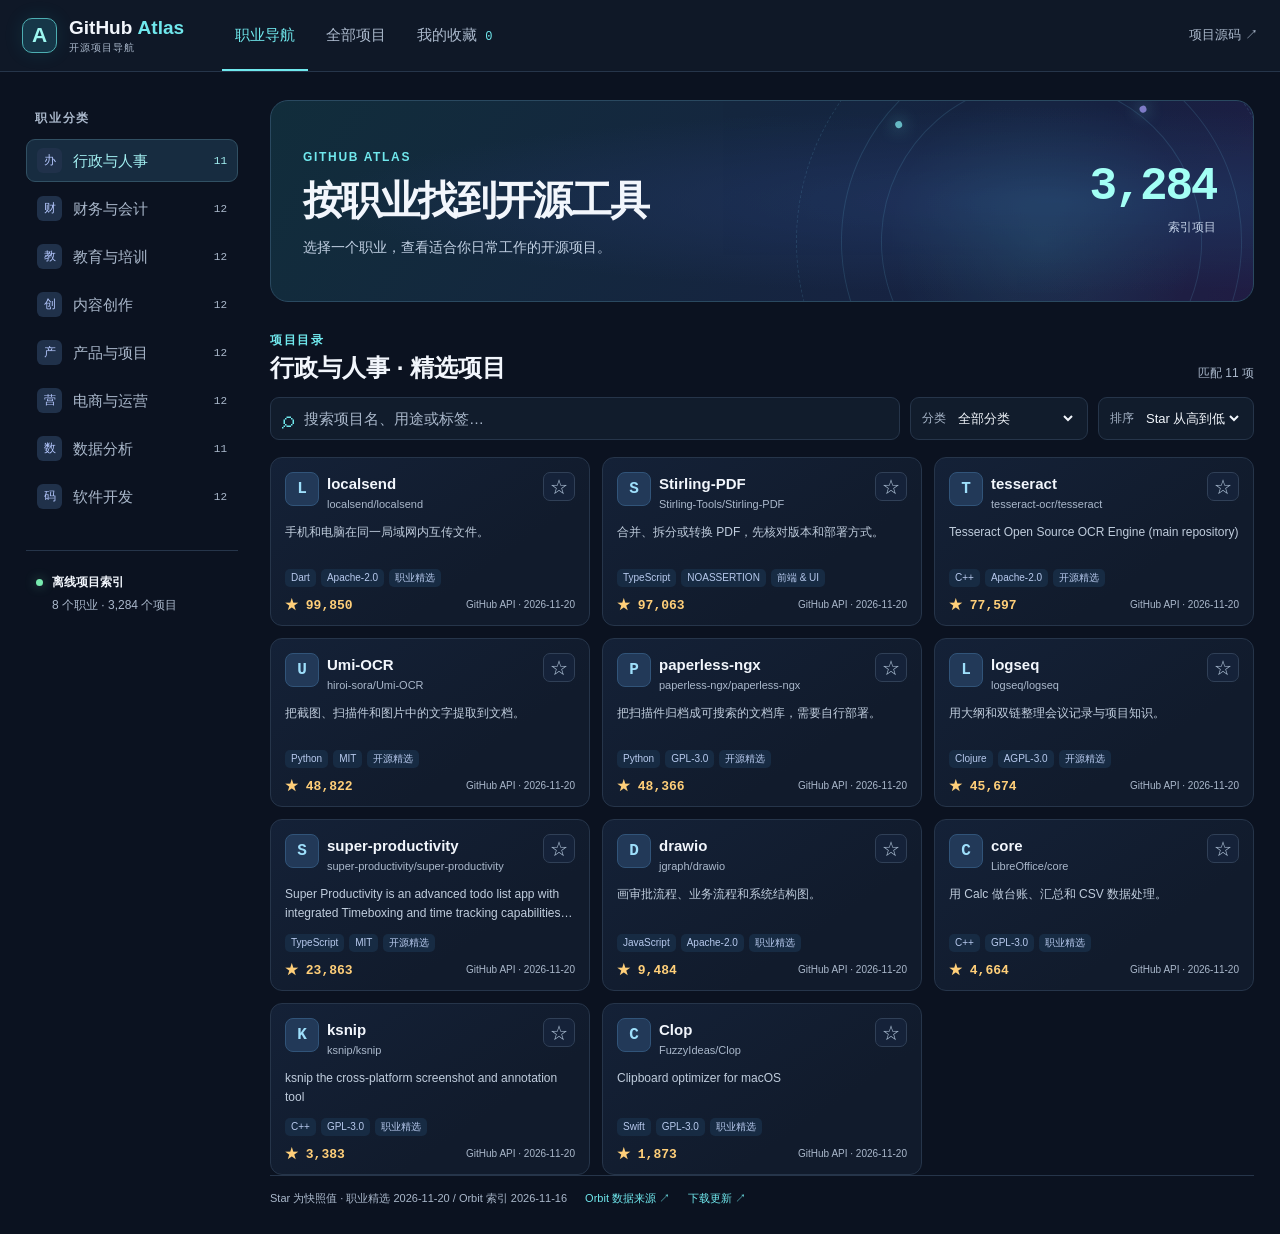
<file: app/index.html>
<!DOCTYPE html>
<html lang="zh-CN">
<head>
  <meta charset="utf-8">
  <meta name="viewport" content="width=device-width, initial-scale=1">
  <meta http-equiv="Content-Security-Policy" content="default-src 'self'; script-src 'self'; style-src 'self'; img-src 'self' data:; object-src 'none'; base-uri 'none'; form-action 'none'">
  <meta name="theme-color" content="#0c1422">
  <meta name="description" content="按职业发现 GitHub 项目，按 Star 排序，离线浏览与本机收藏。">
  <title>GitHub Atlas · 开源项目导航</title>
  <link rel="stylesheet" href="style.css">
  <script defer src="catalog.js"></script>
  <script defer src="main.js"></script>
</head>
<body>
  <a class="skip" href="#projects">跳到项目列表</a>
  <header class="top">
    <a class="brand" href="./index.html"><span class="brand-icon" aria-hidden="true">A</span><span>GitHub <b>Atlas</b><small>开源项目导航</small></span></a>
    <nav id="sections" aria-label="浏览方式">
      <button type="button" data-view="roles" aria-pressed="true">职业导航</button>
      <button type="button" data-view="all" aria-pressed="false">全部项目</button>
      <button type="button" data-view="saved" aria-pressed="false">我的收藏 <span id="saved-count">0</span></button>
    </nav>
    <a class="source-link" href="https://github.com/chenmingyu12345/github-Atlas" target="_blank" rel="noopener noreferrer">项目源码 ↗</a>
  </header>
  <div class="shell">
    <aside>
      <p class="aside-label">职业分类</p>
      <div id="role-list" aria-label="选择职业"></div>
      <div class="aside-note"><span aria-hidden="true"></span><div><b>离线项目索引</b><p id="aside-count"></p></div></div>
    </aside>
    <main>
      <section class="hero" aria-labelledby="hero-title">
        <div class="orbit" aria-hidden="true"><i></i><i></i><i></i><em></em><em></em><em></em></div>
        <div class="hero-text">
          <span class="eyebrow">GITHUB ATLAS</span>
          <h1 id="hero-title">按职业找到开源工具</h1>
          <p id="hero-detail">选择一个职业，查看适合你日常工作的开源项目。</p>
        </div>
        <div class="hero-stat"><strong id="hero-total">—</strong><span id="hero-total-label">索引项目</span></div>
      </section>
      <section id="projects" class="results" aria-labelledby="list-title">
        <div class="section-heading">
          <div><p class="eyebrow">项目目录</p><h2 id="list-title">精选推荐</h2></div>
          <span id="result-count" role="status" aria-live="polite"></span>
        </div>
        <div class="controls">
          <label class="search"><span aria-hidden="true">⌕</span><input id="search" type="search" aria-label="搜索项目" placeholder="搜索项目名、用途或标签…"></label>
          <label class="field"><span>分类</span><select id="category" aria-label="按分类筛选"><option value="">全部分类</option></select></label>
          <label class="field"><span>排序</span><select id="sort" aria-label="项目排序"><option value="stars">Star 从高到低</option><option value="updated">最近更新</option><option value="name">名称 A–Z</option></select></label>
        </div>
        <div class="grid" id="results"></div>
        <div id="empty" class="empty" hidden></div>
        <div class="pagination" id="pagination"><button id="prev" type="button">← 上一页</button><span id="page-count"></span><button id="next" type="button">下一页 →</button></div>
      </section>
      <footer>
        <span id="snapshot">数据为发布时的快照。</span>
        <a href="https://github.com/DaiYiqq/orbit-github-nav" target="_blank" rel="noopener noreferrer">Orbit 数据来源 ↗</a>
        <a href="https://github.com/chenmingyu12345/github-Atlas/releases" target="_blank" rel="noopener noreferrer">下载更新 ↗</a>
      </footer>
    </main>
  </div>
</body>
</html>
</file>
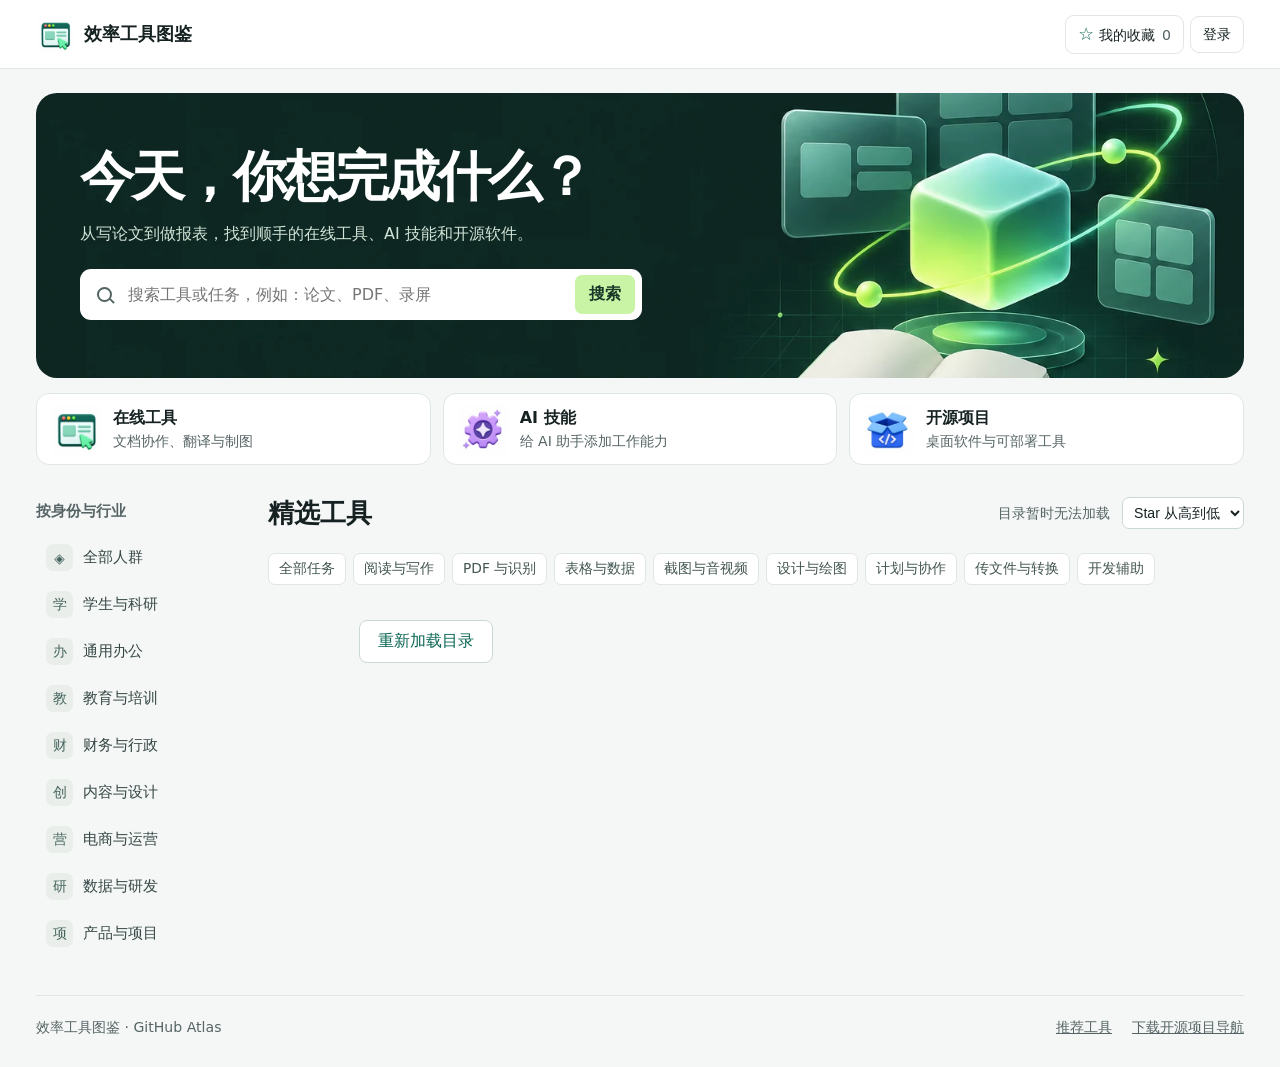
<file: docs/index.html>
<!doctype html>
<html lang="zh-CN">
<head>
  <meta charset="utf-8">
  <meta name="viewport" content="width=device-width,initial-scale=1">
  <meta name="description" content="为学生和上班族整理的效率工具导航。按行业、岗位和具体任务找到适合的工具。">
  <meta name="theme-color" content="#f5f7f6">
  <title>效率工具图鉴 · GitHub Atlas</title>
  <link rel="stylesheet" href="style.css?v=accounts">
  <link rel="icon" href="assets/online.webp" type="image/webp">
  <script src="tools.js?v=skill-feedback" defer></script>
  <script src="stars.js?v=skill-feedback" defer></script>
  <script src="skill-sources.js" defer></script>
  <script src="ballots.js" defer></script>
  <script src="vote-config.js" defer></script>
  <script src="account.js" defer></script>
  <script src="main.js?v=accounts" defer></script>
</head>
<body>
  <header class="top"><div class="wrap top-inner">
    <a class="brand" href="./"><img class="brand-icon" src="assets/online.webp" alt="" width="38" height="38">效率工具图鉴</a>
    <div class="top-actions">
      <button class="library" id="saved" type="button" aria-pressed="false"><span aria-hidden="true">☆</span> 我的收藏 <span id="saved-count">0</span></button>
      <button class="library" id="account-open" type="button" hidden>登录</button>
    </div>
  </div></header>
  <dialog class="account-dialog" id="account-dialog">
    <div class="account-heading"><h2 id="account-title">登录</h2><button id="account-close" class="library" type="button">关闭</button></div>
    <form id="account-form">
      <label>账号<input name="username" required minlength="3" maxlength="32" pattern="[A-Za-z0-9_]+" autocomplete="username" placeholder="字母、数字或下划线"></label>
      <label id="account-nickname" hidden>昵称<input name="displayName" maxlength="32" autocomplete="nickname"></label>
      <label>密码<input name="password" type="password" required minlength="10" maxlength="128" autocomplete="current-password"></label>
      <div class="account-buttons"><button type="submit" class="account-primary">登录</button><button type="button" class="library" id="account-mode">注册账号</button></div>
    </form>
    <div id="account-profile" hidden><p id="account-user"></p><button type="button" class="library" id="account-logout">退出登录</button></div>
    <p id="account-status" role="status"></p>
  </dialog>
  <main class="wrap">
    <section class="hero" aria-labelledby="title">
      <div class="hero-content">
        <h1 id="title">今天，你想完成什么？</h1>
        <p class="hero-copy">从写论文到做报表，找到顺手的在线工具、AI 技能和开源软件。</p>
        <form class="search" id="search-form" role="search">
          <label for="query" class="sr-only">搜索工具或任务</label>
          <span class="search-icon" aria-hidden="true"></span>
          <input id="query" type="search" placeholder="搜索工具或任务，例如：论文、PDF、录屏" autocomplete="off">
          <button type="submit">搜索</button>
        </form>
      </div>
    </section>
    <nav class="type-nav" aria-label="资源类型" id="types">
      <button type="button" data-type="online" aria-pressed="false"><img src="assets/online.webp" width="50" height="50" alt=""><span><strong>在线工具</strong><small>文档协作、翻译与制图</small></span></button>
      <button type="button" data-type="skill" aria-pressed="false"><img src="assets/skill.webp" width="50" height="50" alt=""><span><strong>AI 技能</strong><small>给 AI 助手添加工作能力</small></span></button>
      <button type="button" data-type="project" aria-pressed="false"><img src="assets/project.webp" width="50" height="50" alt=""><span><strong>开源项目</strong><small>桌面软件与可部署工具</small></span></button>
    </nav>
    <div class="workspace">
      <aside class="sidebar" aria-labelledby="role-heading">
        <h2 id="role-heading">按身份与行业</h2>
        <div id="roles" class="roles" role="group" aria-label="身份与行业"></div>
      </aside>
      <section class="directory" aria-labelledby="result-title">
        <div class="section-head">
          <div><h2 id="result-title">精选工具</h2><p id="role-note"></p></div>
          <div class="result-controls">
            <span id="result-count" role="status"></span>
            <label class="sr-only" for="sort">排序方式</label>
            <select id="sort"><option value="stars">Star 从高到低</option><option value="recommended">推荐顺序</option></select>
          </div>
        </div>
        <p class="star-note" id="star-note"></p>
        <div id="tasks" class="tasks" role="group" aria-label="任务分类"></div>
        <div id="results" class="cards"></div>
        <button class="more" id="more" type="button" hidden>显示更多</button>
        <noscript>请启用 JavaScript 后使用搜索和筛选。</noscript>
      </section>
    </div>
  </main>
  <footer class="wrap footer"><span>效率工具图鉴 · GitHub Atlas</span><div><a href="https://github.com/chenmingyu12345/github-Atlas/issues/new">推荐工具</a><a href="https://github.com/chenmingyu12345/github-Atlas/releases">下载开源项目导航</a></div></footer>
  <template id="card-template">
    <article class="card">
      <div class="card-top"><span class="tool-type"><img alt="" width="31" height="31"><span></span></span><button class="bookmark" type="button" aria-pressed="false"></button></div>
      <h3></h3><p class="description"></p>
      <div class="install" hidden>
        <p class="install-label">发给桌面端智能体</p>
        <button class="copy-install" type="button">复制安装提示词</button>
        <span class="copy-status" role="status"></span>
        <textarea aria-label="安装提示词，可滚动阅读" readonly rows="3"></textarea>
      </div>
      <div class="card-foot"><span class="category"></span><span class="stars"></span></div>
      <div class="skill-sources" hidden><p>实测与教程</p><ul></ul></div>
      <div class="skill-vote" hidden>
        <div class="vote-actions" role="group" aria-label="推荐或不推荐">
          <button type="button" data-choice="1" aria-label="推荐" aria-pressed="false" title="推荐"><span aria-hidden="true">👍</span> <span class="vote-total">–</span></button>
          <button type="button" data-choice="-1" aria-label="不推荐" aria-pressed="false" title="不推荐"><span aria-hidden="true">👎</span> <span class="vote-total">–</span></button>
        </div>
        <span class="vote-status" role="status"></span>
        <a class="vote-link" target="_blank" rel="noopener noreferrer">GitHub 投票</a>
      </div>
      <div class="card-links"><a class="entry-link" target="_blank" rel="noopener noreferrer"></a><a class="repository-link" target="_blank" rel="noopener noreferrer">GitHub</a></div>
    </article>
  </template>
</body>
</html>
</file>
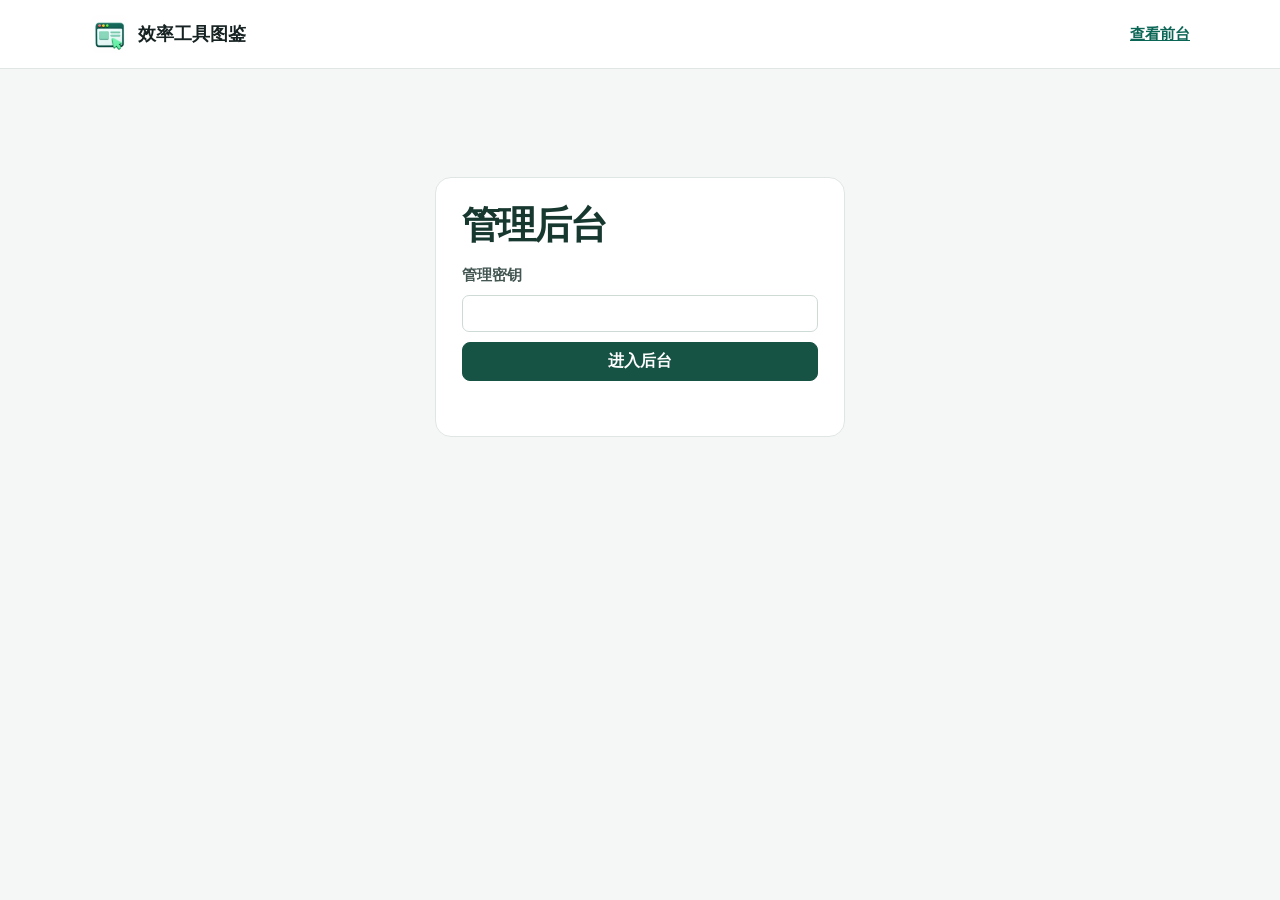
<file: docs/admin/index.html>
<!doctype html>
<html lang="zh-CN">
<head>
  <meta charset="utf-8">
  <meta name="viewport" content="width=device-width,initial-scale=1">
  <meta name="robots" content="noindex,nofollow">
  <title>管理后台 · 效率工具图鉴</title>
  <link rel="stylesheet" href="../style.css">
  <link rel="stylesheet" href="admin.css?v=users">
  <script src="../tools.js" defer></script>
  <script src="../vote-config.js" defer></script>
  <script src="admin.js?v=users" defer></script>
</head>
<body>
  <header class="top"><div class="admin-shell top-inner">
    <a class="brand" href="../"><img class="brand-icon" src="../assets/online.webp" alt="" width="38" height="38">效率工具图鉴</a>
    <a class="text-link" href="../">查看前台</a>
  </div></header>
  <main class="admin-shell">
    <section id="login-view" class="login-panel">
      <h1>管理后台</h1>
      <form id="login">
        <label for="admin-key">管理密钥</label>
        <input id="admin-key" name="admin-key" type="password" autocomplete="current-password" required>
        <button type="submit" class="primary">进入后台</button>
        <p id="login-status" role="status"></p>
      </form>
    </section>
    <section id="dashboard" hidden>
      <div class="admin-navigation">
        <nav aria-label="后台管理">
          <button type="button" class="secondary" id="nav-resources" aria-pressed="true">资源管理</button>
          <button type="button" class="secondary" id="nav-users" aria-pressed="false">用户管理</button>
        </nav>
        <button type="button" class="secondary" id="logout">退出后台</button>
      </div>
      <section id="resources-view">
      <div class="admin-heading">
        <div><h1>资源管理</h1><p id="metrics"></p></div>
        <div class="header-actions"><button type="button" id="add" class="primary">新增资源</button></div>
      </div>
      <div class="admin-panel">
        <div class="filters">
          <label>搜索资源<input id="filter-text" type="search" placeholder="名称、关键词或仓库"></label>
          <label>类型<select id="filter-kind"><option value="">全部类型</option><option value="online">在线工具</option><option value="skill">AI 技能</option><option value="project">开源项目</option></select></label>
          <label>状态<select id="filter-state"><option value="">全部状态</option><option value="1">已上架</option><option value="0">已下架</option></select></label>
        </div>
        <p id="list-status" role="status"></p>
        <div class="table-scroll">
          <table>
            <thead><tr><th scope="col">资源</th><th scope="col">类型</th><th scope="col">任务</th><th scope="col">状态</th><th scope="col">推荐</th><th scope="col">不推荐</th><th scope="col">操作</th></tr></thead>
            <tbody id="rows"></tbody>
          </table>
        </div>
      </div>
      </section>
      <section id="users-view" hidden>
        <div class="admin-heading"><div><h1>用户管理</h1><p>查看注册账号，停用或恢复登录权限。</p></div></div>
        <div class="admin-panel">
          <form id="users-search" class="filters">
            <label>搜索用户<input id="user-query" type="search" placeholder="账号或昵称" maxlength="64"></label>
            <label>状态<select id="user-state"><option value="">全部状态</option><option value="1">正常</option><option value="0">已停用</option></select></label>
            <button class="primary" type="submit">搜索</button>
          </form>
          <p id="users-status" role="status"></p>
          <div class="table-scroll">
            <table>
              <thead><tr><th scope="col">账号</th><th scope="col">昵称</th><th scope="col">状态</th><th scope="col">注册时间</th><th scope="col">最近登录</th><th scope="col">操作</th></tr></thead>
              <tbody id="user-rows"></tbody>
            </table>
          </div>
          <div class="user-pages">
            <button class="secondary" type="button" id="users-prev">上一页</button>
            <span id="users-pages"></span>
            <button class="secondary" type="button" id="users-next">下一页</button>
          </div>
        </div>
      </section>
    </section>
    <dialog id="editor">
      <form id="resource-form">
        <div class="dialog-heading"><h2 id="editor-title"></h2><button type="button" id="cancel" class="secondary">关闭</button></div>
        <div class="field-grid">
          <label class="wide">资源名称<input name="name" required maxlength="80"></label>
          <label>类型<select name="kind"><option value="online">在线工具</option><option value="skill">AI 技能</option><option value="project">开源项目</option></select></label>
          <label>任务<select name="task" required></select></label>
          <label class="wide">官方入口<input name="url" type="url" required maxlength="500" placeholder="https://"></label>
          <label class="wide">GitHub 仓库<input name="repository" placeholder="owner/repository"><small id="skill-help" hidden>AI 技能的官方入口应指向该仓库里的技能目录。</small></label>
          <label class="wide">简介<textarea name="description" rows="3" required maxlength="600"></textarea></label>
          <label class="wide">搜索关键词<input name="keywords" maxlength="350"></label>
          <fieldset class="wide"><legend>适用人群</legend><div id="audience-options" class="checks"></div></fieldset>
          <label class="checkbox wide"><input name="visible" type="checkbox" checked>在前台上架</label>
        </div>
        <p id="save-status" role="status"></p>
        <button type="submit" class="primary">保存资源</button>
      </form>
    </dialog>
  </main>
</body>
</html>
</file>
<file: app/style.css>
*{box-sizing:border-box}
:root{color-scheme:dark;--bg:#0b1220;--top:#0f1827;--panel:#121d2f;--line:#26354a;--fg:#f2f6fc;--muted:#aab8cb;--accent:#70e8ed;--violet:#9d9bfd}
body{margin:0;background:var(--bg);color:var(--fg);font:15px/1.6 "Segoe UI","Microsoft YaHei",sans-serif}
a{color:var(--accent);text-decoration:none}a:hover{text-decoration:underline}button,input,select{font:inherit}button,input,select{color:inherit}button{cursor:pointer}button:disabled{cursor:default;opacity:.42}
:focus-visible{outline:2px solid var(--accent);outline-offset:3px}[hidden]{display:none!important}
.skip{position:absolute;left:-1000px;top:0}.skip:focus{left:12px;z-index:9;background:var(--bg);padding:10px}
.top{height:72px;display:flex;align-items:center;gap:38px;padding:0 max(22px,calc((100vw - 1450px)/2));border-bottom:1px solid var(--line);background:var(--top)}
.brand{display:flex;align-items:center;gap:12px;color:var(--fg);font-weight:600;font-size:19px;line-height:1.06;white-space:nowrap}.brand b{color:var(--accent)}.brand small{display:block;color:var(--muted);font-size:10px;font-weight:500;margin-top:5px;letter-spacing:.10em}
.brand-icon{display:grid;place-items:center;width:35px;height:35px;border:1px solid #4daeb2;border-radius:10px;background:#163748;color:#9df8f1;font-size:21px;font-weight:850;box-shadow:0 0 20px #23dce01a}
.top nav{align-self:stretch;display:flex;gap:5px}.top nav button{color:var(--muted);background:none;border:0;border-bottom:2px solid transparent;padding:0 13px;white-space:nowrap}.top nav button[aria-pressed=true]{color:var(--accent);border-bottom-color:var(--accent)}.top nav button:hover{color:var(--fg)}.source-link{margin-left:auto;color:var(--muted);white-space:nowrap;font-size:13px}
#saved-count{margin-left:4px;font:12px ui-monospace,monospace;color:var(--accent)}
.shell{display:grid;grid-template-columns:212px minmax(0,1fr);gap:32px;max-width:1450px;margin:auto;padding:28px 26px}
aside{padding-top:9px}.aside-label{margin:0 0 11px 9px;color:var(--muted);font-size:12px;font-weight:650;letter-spacing:.15em}
#role-list{display:grid;gap:5px}.role{display:flex;align-items:center;gap:11px;text-align:left;width:100%;min-height:43px;border:1px solid transparent;background:transparent;border-radius:9px;padding:8px 10px;color:var(--muted);white-space:nowrap}.role:hover{background:var(--panel);color:var(--fg)}.role[aria-pressed=true]{background:#172c40;border-color:#315063;color:#a3f0f1}.role-icon{display:grid;place-items:center;min-width:25px;height:25px;border-radius:6px;background:#20314a;color:#b5c8ff;font-size:12px}.role-count{margin-left:auto;font:11px ui-monospace,monospace}
.aside-note{margin-top:32px;border-top:1px solid var(--line);padding:22px 10px;display:flex;gap:9px;color:var(--muted);font-size:12px}.aside-note>span{width:7px;height:7px;background:#78ebaf;box-shadow:0 0 12px #78ebaf70;border-radius:50%;margin-top:6px;flex:none}.aside-note b{color:var(--fg)}.aside-note p{margin:4px 0}
.hero{position:relative;min-height:202px;overflow:hidden;border:1px solid #2a4960;border-radius:18px;display:flex;align-items:center;justify-content:space-between;gap:24px;padding:25px 32px;background:radial-gradient(ellipse at 80% 50%,#20345e 0,transparent 66%),linear-gradient(125deg,#112d3b,#172242 75%,#211d44)}
.hero-text,.hero-stat{position:relative;z-index:1}.eyebrow{color:var(--accent);font-size:12px;letter-spacing:.14em;font-weight:650;margin:0}.hero h1{font-size:clamp(26px,3.1vw,46px);line-height:1.17;letter-spacing:-.04em;margin:9px 0 13px}.hero p{margin:0;color:#c2d1e4;font-size:14px}.hero-stat{text-align:right;flex:none;padding:10px 5px}.hero-stat strong{display:block;color:#a3fff5;font:700 clamp(25px,4vw,46px)/1 ui-monospace,monospace;letter-spacing:-.05em}.hero-stat span{color:#c3d1e7;font-size:12px;display:block;margin-top:8px}
.orbit{pointer-events:none;position:absolute;right:-4%;top:-55%;width:51%;min-width:260px;aspect-ratio:1;border-radius:50%;transform:rotate(-19deg);opacity:.7;background:radial-gradient(circle at 50% 50%,#58e8ef24 0,transparent 43%)}.orbit i{display:block;position:absolute;inset:18%;border:1px solid #6fcbed36;border-radius:50%}.orbit i:nth-child(2){inset:10%}.orbit i:nth-child(3){inset:1%;border-style:dashed}.orbit em{position:absolute;width:7px;height:7px;border-radius:50%;background:#88f7fa;box-shadow:0 0 16px #7cf5ff;left:30%;top:18%}.orbit em:nth-last-child(2){left:77%;top:31%;background:#aaa2ff}.orbit em:last-child{left:18%;top:65%}
.results{margin-top:29px}.section-heading{display:flex;justify-content:space-between;align-items:end;gap:12px}.section-heading h2{font-size:24px;margin:2px 0 0;line-height:1.3}#result-count{color:var(--muted);font-size:12px;white-space:nowrap}
.controls{margin:14px 0 17px;display:flex;gap:10px;align-items:stretch}.search,.field{display:flex;align-items:center;gap:8px;background:#111c2c;border:1px solid var(--line);border-radius:9px;padding:0 11px;min-height:43px}.search{flex:1;min-width:0}.search span{font-size:24px;color:var(--accent);line-height:1}.search input,.field select{outline-offset:0;border:0;background:none;min-width:0}.search input{width:100%}.search input::placeholder,.field span{color:var(--muted)}.field span{font-size:12px;white-space:nowrap}.field select{max-width:135px;font-size:13px}select option{background:var(--panel)}
.grid{display:grid;grid-template-columns:repeat(3,minmax(0,1fr));gap:12px}.card{display:flex;flex-direction:column;min-height:169px;padding:14px 14px 11px;background:linear-gradient(146deg,#142137,#111b2c 67%);border:1px solid var(--line);border-radius:12px;overflow:hidden}.card:hover{border-color:#527686}
.card-head{display:flex;align-items:flex-start;gap:8px}.card-icon{display:grid;place-items:center;width:34px;height:34px;flex:none;background:#223958;color:#9edffb;border:1px solid #315479;border-radius:8px;font:700 16px ui-monospace,monospace}.card-title{min-width:0;flex:1}.card-title a{font-size:15px;font-weight:700;color:var(--fg);overflow-wrap:anywhere;line-height:1.2}.card-title p{font-size:11px;color:var(--muted);margin:0;overflow-wrap:anywhere}.favorite{background:#152239;border:1px solid #304057;border-radius:7px;min-width:29px;height:29px;color:#a8bbd0;font-size:18px;line-height:1}.favorite[aria-pressed=true]{color:#f7ca72;border-color:#7b683e;background:#322d2b}
.description{color:#c0cddd;font-size:12px;margin:9px 0 11px;display:-webkit-box;-webkit-line-clamp:2;-webkit-box-orient:vertical;overflow:hidden}.tags{display:flex;gap:5px;overflow:hidden;white-space:nowrap;margin-top:auto}.tag{background:#172b43;color:#b7c9ed;border-radius:5px;padding:1px 6px;font-size:10px;overflow:hidden;text-overflow:ellipsis}.stars{color:#ffcf79;font:650 13px ui-monospace,monospace;white-space:nowrap}.card-bottom{display:flex;gap:6px;justify-content:space-between;align-items:center;margin-top:9px}.card-bottom small{color:var(--muted);font-size:10px}
.empty{padding:35px;text-align:center;background:var(--panel);border:1px dashed var(--line);border-radius:12px;color:var(--muted)}.pagination{display:flex;justify-content:center;align-items:center;gap:14px;margin:21px 0;color:var(--muted);font-size:13px}.pagination button{padding:6px 10px;background:var(--panel);border:1px solid var(--line);border-radius:7px}
footer{padding:14px 0 2px;border-top:1px solid var(--line);display:flex;flex-wrap:wrap;gap:10px 18px;color:var(--muted);font-size:11px}
@media(max-width:1160px){.grid{grid-template-columns:repeat(2,minmax(0,1fr))}.shell{gap:21px;grid-template-columns:183px minmax(0,1fr)}}
@media(max-width:760px){.top{padding:0 14px;gap:13px;height:58px}.brand{font-size:15px;gap:6px}.brand small,.source-link{display:none}.brand-icon{width:28px;height:28px;font-size:17px}.top nav{gap:0;margin-left:auto}.top nav button{padding:0 6px;font-size:12px}.shell{display:block;padding:10px 13px 22px}aside{padding:0 0 10px}.aside-label{margin-left:0;margin-bottom:5px}.aside-note{display:none}#role-list{display:flex;overflow-x:auto;padding:3px 1px;scrollbar-width:thin;gap:4px}.role{min-height:36px;width:auto;font-size:12px;padding:4px 8px}.role-count{display:none}.role-icon{min-width:19px;height:19px}.hero{padding:16px;min-height:141px;border-radius:12px;gap:8px}.hero p{font-size:12px}.hero-stat span{font-size:10px}.results{margin-top:17px}.controls{flex-wrap:wrap;gap:5px}.search{flex-basis:100%}.field{min-height:35px}.grid{gap:7px}.card{padding:9px;min-height:156px}.card-icon{display:none}.card-title a{font-size:13px}.card-bottom small{font-size:9px}}
@media(max-width:370px){.grid{grid-template-columns:1fr}.top nav button{padding:0 4px}.brand-icon{display:none}}
</file>
<file: docs/style.css>
* { box-sizing: border-box; }
:root {
  color-scheme: light;
  --ink: #162122;
  --muted: #566465;
  --accent: #0b6655;
  --line: #e0e6e4;
  --paper: #f5f7f6;
  font-family: "Segoe UI", "Microsoft YaHei", "PingFang SC", system-ui, sans-serif;
  color: var(--ink);
  background: var(--paper);
}
body { margin: 0; }
button, input { font: inherit; }
button { cursor: pointer; }
a { color: inherit; }
button:focus-visible, a:focus-visible, input:focus-visible { outline: 3px solid #249480; outline-offset: 3px; }
.wrap { width: min(1260px, calc(100% - 72px)); margin-inline: auto; }
.top { background: #fff; border-bottom: 1px solid var(--line); }
.top-inner { min-height: 68px; display: flex; align-items: center; justify-content: space-between; gap: 14px; }
.brand { display: inline-flex; align-items: center; gap: 10px; font-size: 1.12rem; font-weight: 750; text-decoration: none; }
.brand-icon { display: block; object-fit: contain; border-radius: 9px; }
.library { border: 1px solid var(--line); border-radius: 9px; background: white; padding: 8px 12px; color: var(--ink); font-size: .88rem; }
.library > span:first-child { color: var(--accent); font-size: 1.1rem; }
#saved-count { margin-inline-start: 3px; color: var(--muted); font-variant-numeric: tabular-nums; }
.library[aria-pressed=true] { background: #e3f5ed; border-color: #9fc8b9; }
.top-actions { display: flex; align-items: center; justify-content: flex-end; gap: 6px; }
#account-open { max-width: 105px; overflow: hidden; text-overflow: ellipsis; white-space: nowrap; }
.account-dialog { width: min(430px, calc(100% - 32px)); border: 1px solid var(--line); border-radius: 15px; padding: 20px; color: var(--ink); }
.account-dialog::backdrop { background: #0e2c216d; }
.account-heading { display: flex; justify-content: space-between; align-items: center; gap: 8px; margin-bottom: 12px; }
.account-heading h2 { margin: 0; }
#account-form { display: grid; gap: 10px; }
#account-form label { display: grid; gap: 4px; color: var(--muted); font-size: .92rem; }
#account-form input { padding: 8px; border: 1px solid #c8dad0; border-radius: 7px; font: inherit; color: var(--ink); width: 100%; }
.account-buttons { display: flex; gap: 8px; margin-top: 4px; }
.account-primary { padding: 8px 12px; border: 0; border-radius: 8px; color: #fff; background: #175344; font-weight: 650; }
#account-status { margin: 8px 0 0; color: var(--muted); font-size: .87rem; }
.hero { position: relative; overflow: hidden; margin-top: 24px; min-height: 285px; display: flex; align-items: center; border-radius: 21px; background: #102822 url("assets/hero.webp") center / cover no-repeat; color: white; }

.hero-content { padding: 30px 44px 34px; z-index: 1; width: min(650px,100%); }

h1 { font-size: clamp(2rem, 4.5vw, 3.35rem); line-height: 1.12; letter-spacing: -.055em; margin: 0; }
.hero-copy { color: #d1e4d7; line-height: 1.6; margin: 14px 0 23px; }
.search { display: flex; align-items: center; gap: 13px; background: #fff; color: var(--ink); padding: 6px 7px 6px 17px; border-radius: 11px; }
.search-icon { border: 2px solid #526461; width: 15px; height: 15px; flex: none; border-radius: 50%; position: relative; }
.search-icon::after { content: ""; position: absolute; width: 6px; height: 2px; background: #526461; transform: rotate(45deg); right: -5px; bottom: -2px; }
.search input { width: 100%; min-width: 0; border: 0; background: transparent; color: var(--ink); padding: 8px 3px; border-radius: 3px; }
.search button { border: 0; background: #c9f4a5; color: #1a3829; border-radius: 7px; padding: 9px 14px; white-space: nowrap; font-weight: 700; }
.search button:hover { background: #b8ec89; }










.workspace { display: grid; grid-template-columns: 200px minmax(0,1fr); gap: 32px; margin-top: 32px; }
.sidebar h2 { margin: 5px 0 15px; font-size: .92rem; color: var(--muted); }
.roles { display: grid; gap: 4px; }
.roles button { display: flex; align-items: center; text-align: left; gap: 10px; width: 100%; border: 1px solid transparent; border-radius: 9px; color: #354745; background: transparent; padding: 7px 9px; white-space: nowrap; font-size: .95rem; }
.roles button:hover { background: #edf2ef; }
.roles button[aria-pressed=true] { color: #125947; font-weight: 700; background: #e1f1e9; border-color: #c5e3d5; }
.role-icon { width: 27px; height: 27px; display: grid; place-items: center; flex: none; border-radius: 7px; font-size: .85rem; color: #45645d; background: #e9eeeb; }
[aria-pressed=true] > .role-icon { color: #145a49; background: #cde9dc; }
.section-head { display: flex; align-items: flex-start; justify-content: space-between; gap: 12px; }
.section-head h2 { margin: 0; line-height: 1.2; font-size: 1.65rem; scroll-margin-top: 22px; }
.section-head p { margin: 7px 0 0; color: var(--muted); line-height: 1.5; }
#result-count { flex: none; color: var(--muted); font-size: .88rem; padding-top: 6px; }
.tasks { display: flex; flex-wrap: wrap; gap: 7px; margin: 17px 0; }
.tasks button { border: 1px solid var(--line); border-radius: 7px; padding: 6px 10px; background: white; color: #425551; font-size: .86rem; }
.tasks button:hover { border-color: #9fc8b9; }
.tasks button[aria-pressed=true] { background: #15382e; border-color: #15382e; color: #fff; }
.cards { display: grid; grid-template-columns: repeat(3,minmax(0,1fr)); gap: 13px; }
.card { display: flex; flex-direction: column; padding: 16px; background: white; border: 1px solid var(--line); border-radius: 13px; transition: border-color .18s; }
.card:hover { border-color: #a2bfb2; }
.card-top, .card-foot { display: flex; align-items: center; justify-content: space-between; gap: 8px; }






.bookmark { border: 1px solid var(--line); border-radius: 8px; background: white; color: #4e6960; font-size: 1.28rem; width: 36px; height: 36px; line-height: 1; }
.bookmark:hover, .bookmark[aria-pressed=true] { background: #edf6ed; color: #17624e; border-color: #cce3d6; }
.card h3 { margin: 12px 0 6px; font-size: 1.12rem; }
.description { margin: 0 0 15px; color: #4c5d5b; line-height: 1.6; }
.card-foot { margin-top: auto; flex-wrap: wrap; }
.category { color: #4d615a; background: #f0f4f1; padding: 3px 6px; border-radius: 5px; font-size: .82rem; }
.card a { color: var(--accent); font-size: .9rem; font-weight: 700; text-decoration: none; padding-block: 5px; }
.card a:hover { text-decoration: underline; }
.empty { grid-column: 1/-1; border: 1px dashed #b6c6bf; border-radius: 12px; padding: 24px; color: var(--muted); }
.footer { display: flex; flex-wrap: wrap; justify-content: space-between; gap: 14px; padding-block: 22px 30px; border-top: 1px solid var(--line); margin-top: 40px; color: var(--muted); font-size: .88rem; }
.footer div { display: flex; flex-wrap: wrap; gap: 20px; }
.sr-only { position: absolute; width: 1px; height: 1px; overflow: hidden; clip-path: inset(50%); white-space: nowrap; }
@media (max-width: 1020px) {
  .cards { grid-template-columns: repeat(2,minmax(0,1fr)); }
}
@media (max-width: 700px) {
  .wrap { width: calc(100% - 32px); }
  .hero { min-height: 245px; margin-top: 16px; background-image: linear-gradient(90deg,#102822 20%,#102822aa), url("assets/hero.webp"); background-position: center,right center; }
  .hero-content { padding: 24px 19px; }
  .workspace { display: block; margin-top: 20px; }
  .sidebar { margin-bottom: 24px; }
  .sidebar h2 { margin-bottom: 8px; }
  .roles { display: grid; grid-template-columns: repeat(3,minmax(0,1fr)); gap: 5px; }
  .roles button { width: 100%; padding: 7px 5px; gap: 4px; justify-content: center; font-size: .8rem; }
}
@media (max-width: 420px) {
  .cards { grid-template-columns: minmax(0,1fr); }
  .search { gap: 9px; padding-left: 12px; }
  .search input { font-size: .94rem; }
  .search button { padding-inline: 9px; }
  .role-icon { display: none; }
  .top-actions .library { padding-inline: 6px; white-space: nowrap; }
  .brand { font-size: 1rem; gap: 4px; }
}
@media (prefers-reduced-motion: reduce) { .card { transition: none; } }
[hidden] { display: none !important; }
.type-nav { display: grid; grid-template-columns: repeat(3,minmax(0,1fr)); gap: 12px; margin-top: 15px; }
.type-nav button { display: flex; align-items: center; gap: 12px; padding: 10px 14px; text-align: left; background: #fff; border: 1px solid var(--line); border-radius: 13px; color: var(--ink); min-width: 0; }
.type-nav button:hover, .type-nav button[aria-pressed=true] { border-color: #86b8a5; background: #e8f6ef; }
.type-nav img, .tool-type img { flex: none; object-fit: contain; mix-blend-mode: multiply; }
.type-nav strong, .type-nav small { display: block; }
.type-nav small { color: var(--muted); font-size: .875rem; margin-top: 4px; }
.result-controls { display: flex; flex-wrap: wrap; justify-content: flex-end; gap: 5px 12px; align-items: center; }
.result-controls select { border: 1px solid #cbd9d3; border-radius: 7px; background: white; color: var(--ink); padding: 6px 7px; font-size: .88rem; }
.result-controls select:disabled { display: none; }
#result-count { padding: 0; }
.star-note { margin: 7px 0 0; color: var(--muted); font-size: .86rem; line-height: 1.5; }
.tool-type { color: var(--muted); display: flex; align-items: center; gap: 5px; font-size: .88rem; }
.card-foot { justify-content: flex-start; gap: 8px 12px; }
.stars { color: #765000; font-size: .88rem; font-weight: 650; font-variant-numeric: tabular-nums; }
.card-links { display: flex; flex-wrap: wrap; gap: 5px 12px; border-top: 1px solid #edf0ef; margin-top: 9px; padding-top: 6px; }
.card-links .repository-link { color: var(--muted); }
.install { border: 1px solid #d6e8df; border-radius: 9px; padding: 9px; margin-bottom: 12px; background: #f4f9f6; }
.copy-install { font-size: .88rem; font-weight: 700; color: var(--accent); background: white; border: 1px solid #bad7c8; border-radius: 7px; padding: 6px 9px; }
.copy-install:hover { background: #e4f3eb; }
.copy-status { padding-inline-start: 6px; color: var(--accent); font-size: .83rem; }
.install-label { margin: 0 0 6px; color: var(--muted); font-size: .86rem; }
.install textarea { display: block; width: 100%; margin-top: 8px; resize: none; border-radius: 6px; border: 1px solid #cbd9d3; padding: 8px; background: #fff; color: var(--ink); font: inherit; font-size: .88rem; line-height: 1.55; }
.skill-sources { margin-top: 9px; padding-top: 8px; border-top: 1px solid var(--line); }
.skill-sources p { margin: 0; font-size: .87rem; color: var(--muted); }
.skill-sources ul { list-style: none; margin: 3px 0 0; padding: 0; }
.skill-sources li a { display: inline-block; font-weight: 600; }
.skill-vote { display: flex; flex-wrap: wrap; justify-content: space-between; align-items: center; gap: 4px 10px; padding: 5px 9px; margin-top: 9px; border-radius: 7px; background: #f0f6f2; color: var(--muted); font-size: .86rem; }
.skill-vote .vote-link { white-space: nowrap; }
.vote-actions { display: flex; gap: 5px; }
.vote-actions button { min-width: 38px; min-height: 34px; padding: 3px 6px; border: 1px solid #d6e5dc; border-radius: 6px; background: #fff; color: var(--ink); font-size: .83rem; font-variant-numeric: tabular-nums; }
.vote-actions button[aria-pressed=true] { border-color: #87b39f; background: #dff2e6; }
.vote-actions button:not(:disabled):hover { border-color: #79a994; }
.vote-actions button:disabled { cursor: default; }
.vote-status { font-size: .8rem; }
.vote-status:empty { display: none; }
.more { display: block; margin: 18px auto 0; background: white; color: var(--accent); border: 1px solid #cbd9d3; padding: 10px 18px; border-radius: 8px; }
@media (max-width: 640px) {
  .type-nav { gap: 7px; }
  .type-nav button { flex-direction: column; gap: 4px; align-items: center; text-align: center; padding: 7px 4px; font-size: .9rem; }
  .type-nav img { width: 36px; height: 36px; }
  .type-nav small { display: none; }
  .result-controls { min-width: 110px; }
  .section-head h2 { font-size: 1.38rem; }
}
</file>
<file: docs/admin/admin.css>
body { background: #f4f7f5; }
.admin-shell { width: min(1100px, calc(100% - 36px)); margin-inline: auto; }
.text-link { color: var(--accent); font-size: .94rem; font-weight: 650; }
.login-panel, .admin-panel { border: 1px solid var(--line); border-radius: 16px; background: #fff; }
.login-panel { max-width: 410px; margin: 12vh auto 0; padding: 26px; }
.login-panel h1, .admin-heading h1 { margin: 0; color: #17382f; font-size: clamp(1.65rem,4vw,2.35rem); }
.login-panel form { margin-top: 20px; display: grid; gap: 10px; }
#login-status, #save-status, #list-status { margin: 0; min-height: 1.3em; color: var(--muted); font-size: .9rem; }
.primary, .secondary { border-radius: 8px; padding: 8px 12px; font: inherit; font-weight: 650; }
.primary { background: #175344; color: #fff; border: 1px solid #175344; }
.secondary { background: #fff; color: var(--accent); border: 1px solid #cde0d6; }
.primary:disabled { opacity: .65; cursor: wait; }
.admin-heading { display: flex; align-items: center; justify-content: space-between; flex-wrap: wrap; gap: 14px; margin-block: 30px 16px; }
.admin-heading p { margin: 8px 0 0; color: var(--muted); }
.header-actions { display: flex; gap: 8px; }
.admin-navigation { display: flex; justify-content: space-between; flex-wrap: wrap; gap: 6px; margin-top: 24px; }
.admin-navigation nav { display: flex; gap: 6px; }
.admin-navigation [aria-pressed=true] { background: #e3f2ea; border-color: #acd0bd; }
#users-status { min-height: 1.3em; margin: 0; color: var(--muted); font-size: .9rem; }
#users-search button { align-self: end; justify-self: start; }
.user-pages { display: flex; align-items: center; justify-content: flex-end; gap: 10px; margin-top: 11px; color: var(--muted); font-size: .9rem; }
.user-pages button:disabled { cursor: default; opacity: .5; }
.admin-panel { padding: 16px; margin-bottom: 24px; }
.filters { display: grid; grid-template-columns: 2fr 1fr 1fr; gap: 10px; margin-bottom: 10px; }
label { display: grid; gap: 4px; color: #425551; font-size: .92rem; font-weight: 600; }
input:not([type=checkbox]), select, textarea { min-width: 0; width: 100%; border: 1px solid #cedbd5; border-radius: 7px; padding: 8px 9px; font: inherit; color: var(--ink); background: #fff; }
.table-scroll { overflow-x: auto; }
table { width: 100%; min-width: 630px; border-collapse: collapse; text-align: left; font-size: .92rem; }
th, td { border-bottom: 1px solid #e8eeea; padding: 11px 8px; }
th { color: var(--muted); font-weight: 650; }
td:first-child { min-width: 160px; font-weight: 650; }
td:not(:first-child) { white-space: nowrap; }
td button { padding: 4px 8px; font-size: .85rem; }
td .state { display: inline-block; border-radius: 6px; padding: 3px 6px; background: #e7f4ed; color: #145f48; }
td .state.off { background: #eef0ef; color: #596563; }
dialog { border: 1px solid var(--line); border-radius: 15px; color: var(--ink); padding: 19px; width: min(620px, calc(100% - 26px)); max-height: 88dvh; }
dialog::backdrop { background: #102b2380; }
.dialog-heading { display: flex; justify-content: space-between; align-items: center; gap: 10px; margin-bottom: 13px; }
.dialog-heading h2 { margin: 0; font-size: 1.25rem; }
.field-grid { display: grid; grid-template-columns: repeat(2,minmax(0,1fr)); gap: 10px; }
.wide { grid-column: 1/-1; }
fieldset { min-width: 0; border: 1px solid #cedbd5; border-radius: 7px; padding: 8px; }
legend, small { color: var(--muted); }
.checks { display: flex; gap: 6px 12px; flex-wrap: wrap; }
.checkbox { display: flex; align-items: center; gap: 6px; font-weight: 500; }
.checkbox input { accent-color: #175344; }
#save-status { margin: 10px 0 6px; }
@media (max-width: 560px) { .filters { grid-template-columns: repeat(2,minmax(0,1fr)); } .filters label:first-child { grid-column: 1/-1; } }
</file>
